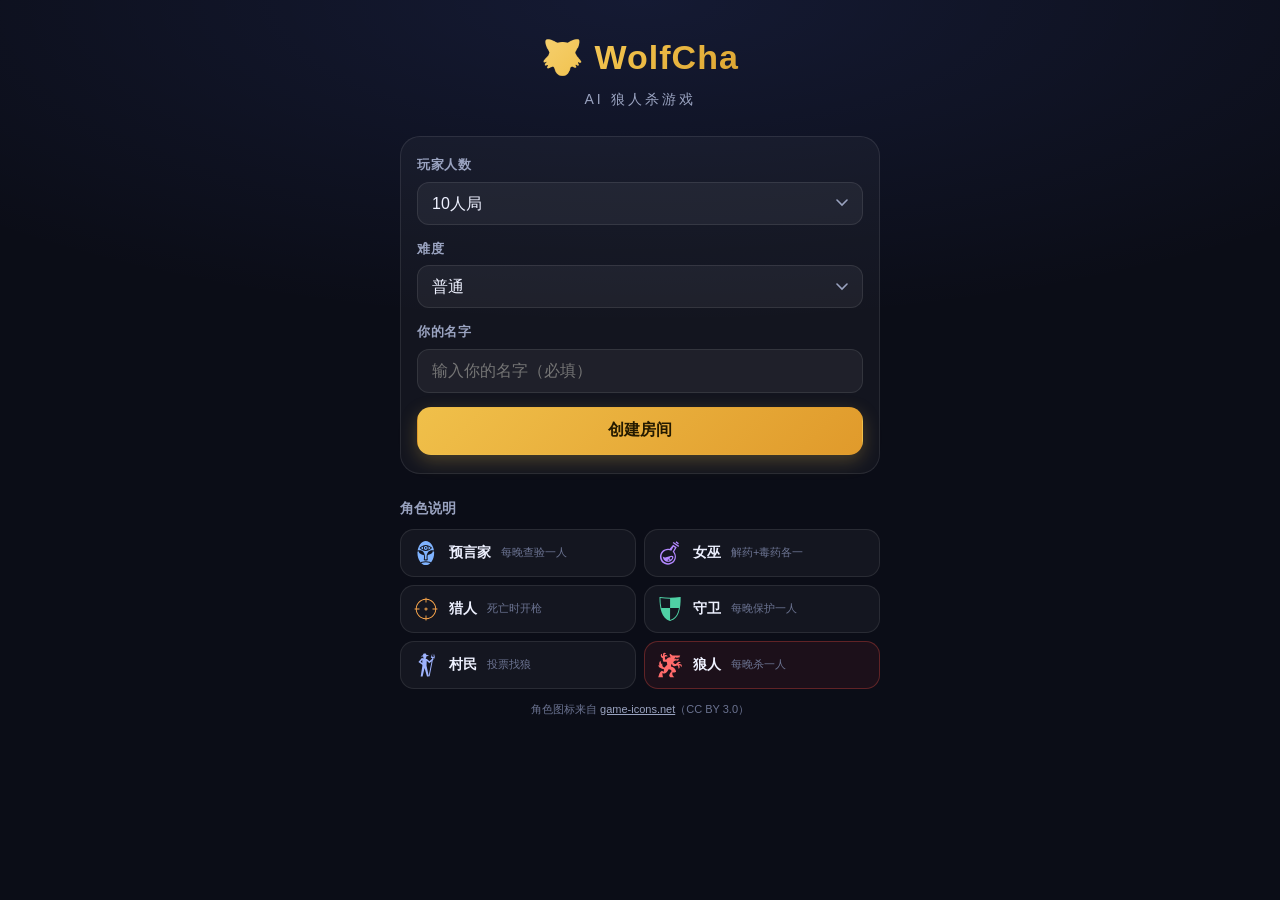
<file: static/index.html>
<!DOCTYPE html>
<html lang="zh-CN">
<head>
    <meta charset="UTF-8">
    <meta name="viewport" content="width=device-width, initial-scale=1.0, viewport-fit=cover, maximum-scale=1.0">
    <meta name="theme-color" content="#0b0d17">
    <meta name="apple-mobile-web-app-capable" content="yes">
    <meta name="apple-mobile-web-app-status-bar-style" content="black-translucent">
    <title>WolfCha 狼人杀</title>
    <link rel="stylesheet" href="/static/style.css?v=23">
</head>
<body>
    <div id="app">
        <!-- 欢迎界面 -->
        <div id="welcome-screen" class="screen active">
            <div class="welcome-content">
                <h1 class="title">🐺 WolfCha</h1>
                <h2 class="subtitle">AI 狼人杀游戏</h2>

                <div class="setup-form">
                    <div class="form-group">
                        <label>玩家人数</label>
                        <select id="player-count">
                            <option value="8">8人局</option>
                            <option value="9">9人局</option>
                            <option value="10" selected>10人局</option>
                            <option value="11">11人局</option>
                            <option value="12">12人局</option>
                        </select>
                    </div>

                    <div class="form-group">
                        <label>难度</label>
                        <select id="difficulty">
                            <option value="easy">简单</option>
                            <option value="normal" selected>普通</option>
                            <option value="hard">困难</option>
                        </select>
                    </div>

                    <div class="form-group">
                        <label>你的名字</label>
                        <input type="text" id="human-name" placeholder="输入你的名字（必填）" value="">
                    </div>

                    <button id="create-room-btn" class="btn btn-primary" style="width:100%">创建房间</button>
                </div>

                <div class="rules-hint">
                    <h3>角色说明</h3>
                    <div class="roles-grid">
                        <div class="role-item village">
                            <img class="role-icon" src="/static/role-icons/seer.svg" alt="">
                            <span class="role-name">预言家</span>
                            <span class="role-desc">每晚查验一人</span>
                        </div>
                        <div class="role-item village">
                            <img class="role-icon" src="/static/role-icons/witch.svg" alt="">
                            <span class="role-name">女巫</span>
                            <span class="role-desc">解药+毒药各一</span>
                        </div>
                        <div class="role-item village">
                            <img class="role-icon" src="/static/role-icons/hunter.svg" alt="">
                            <span class="role-name">猎人</span>
                            <span class="role-desc">死亡时开枪</span>
                        </div>
                        <div class="role-item village">
                            <img class="role-icon" src="/static/role-icons/guard.svg" alt="">
                            <span class="role-name">守卫</span>
                            <span class="role-desc">每晚保护一人</span>
                        </div>
                        <div class="role-item village">
                            <img class="role-icon" src="/static/role-icons/villager.svg" alt="">
                            <span class="role-name">村民</span>
                            <span class="role-desc">投票找狼</span>
                        </div>
                        <div class="role-item wolf">
                            <img class="role-icon" src="/static/role-icons/werewolf.svg" alt="">
                            <span class="role-name">狼人</span>
                            <span class="role-desc">每晚杀一人</span>
                        </div>
                    </div>
                    <p class="credits">角色图标来自 <a href="https://game-icons.net" target="_blank" rel="noreferrer">game-icons.net</a>（CC BY 3.0）</p>
                </div>
                </div>
            </div>

        <!-- 房间大厅界面 -->
        <div id="lobby-screen" class="screen">
            <div class="lobby-content">
                <h1 class="title" style="font-size:2.5rem">🐺 WolfCha</h1>
                <div class="lobby-info">
                    <div class="room-link-box">
                        <span class="room-link-label">房间链接（分享给朋友）</span>
                        <div class="room-link-row">
                            <input type="text" id="room-link" readonly class="room-link-input">
                            <button id="copy-link-btn" class="btn btn-secondary" style="padding:10px 16px">复制</button>
                        </div>
                    </div>
                    <div class="lobby-meta">
                        <span id="lobby-player-count" class="day-badge">10人局</span>
                        <span id="lobby-difficulty" class="phase-badge">普通</span>
                        <span id="lobby-seated-count" class="alive-badge">已入座: 0人</span>
                    </div>
                </div>

                <div class="seats-grid" id="seats-grid"></div>

                <div class="lobby-actions">
                    <div class="lobby-name-row" id="lobby-name-row">
                        <input type="text" id="lobby-name-input" placeholder="先输入你的名字，再点座位" value="" class="lobby-name-field">
                    </div>
                    <button id="start-game-btn" class="btn btn-primary" style="display:none;width:100%;margin-top:12px">开始游戏</button>
                    <div id="lobby-wait-msg" class="lobby-wait-text" style="display:none">等待房主开始游戏...</div>
                </div>
            </div>
        </div>

        <!-- 角色展示界面 -->
        <div id="role-reveal-screen" class="screen">
            <div class="role-reveal-content">
                <h2>你的身份是</h2>
                <div id="role-card" class="role-card">
                    <div class="role-icon-large" id="reveal-role-icon">👤</div>
                    <div class="role-name-large" id="reveal-role-name">村民</div>
                </div>
                <div id="teammates-info" class="teammates-info" style="display: none;">
                    <p>你的狼队友：</p>
                    <div id="teammates-list"></div>
                </div>
                <button id="continue-btn" class="btn btn-primary">确认，开始游戏</button>
            </div>
        </div>

        <!-- 游戏主界面 -->
        <div id="game-screen" class="screen">
            <div class="top-bar">
                <div class="game-info">
                    <span id="day-display" class="day-badge">第1天</span>
                    <span id="phase-display" class="phase-badge">夜晚</span>
                    <span id="alive-count" class="alive-badge">存活: 10人</span>
                </div>
                <div class="top-actions">
                    <div class="my-role" id="my-role-chip">
                        <span>我</span>
                        <span id="my-role-display">村民</span>
                    </div>
                </div>
            </div>

            <div id="wolf-bar" class="wolf-bar" style="display:none">
                🐺 狼队友：<b id="wolf-teammates"></b>
            </div>

            <div class="game-main">
                <div class="seat-area">
                    <div id="players-grid" class="players-grid"></div>
                </div>

                <div id="vote-bar" class="vote-bar" style="display:none">
                    <span class="vote-hint">🗳️ 点击头像投票</span>
                    <button id="vote-abstain-btn" class="vote-abstain">弃票</button>
                </div>

                <div class="dialog-area">
                    <button id="scroll-bottom-btn" class="scroll-bottom-btn" style="display:none">↓ 新消息</button>
                    <div id="messages" class="messages-container"></div>
                </div>
            </div>

            <div id="action-panel" class="action-panel" style="display: none;">
                <div id="action-prompt" class="action-prompt"></div>
                <div id="action-sub" class="action-sub" style="display:none"></div>
                <div id="action-options" class="action-options"></div>
                <div id="action-input-area" class="action-input-area" style="display: none;">
                    <div id="quick-phrases" class="quick-phrases"></div>
                    <textarea id="speech-input" placeholder="输入你的发言，或点上面的快捷短语…"></textarea>
                    <button id="submit-speech-btn" class="btn btn-primary">发送</button>
                </div>
            </div>
        </div>

        <!-- 查验结果弹窗 -->
        <div id="seer-modal" class="modal" style="display:none">
            <div class="modal-card">
                <div class="modal-title">查 验 结 果</div>
                <div id="seer-target" class="seer-target"></div>
                <div id="seer-result" class="seer-result"></div>
                <button id="seer-ok-btn" class="btn btn-primary">知道了</button>
            </div>
        </div>

        <!-- 玩家标记 -->
        <div id="mark-modal" class="modal" style="display:none">
            <div class="modal-card">
                <div class="modal-title">标记玩家</div>
                <div id="mark-target" class="seer-target"></div>
                <div class="mark-grid">
                    <button class="mark-btn good" data-mark="good">✅ 好人</button>
                    <button class="mark-btn wolf" data-mark="wolf">❌ 狼</button>
                    <button class="mark-btn suspect" data-mark="suspect">❓ 可疑</button>
                    <button class="mark-btn focus" data-mark="focus">⭐ 重点</button>
                </div>
                <button id="mark-clear-btn" class="btn btn-secondary">清除标记</button>
                <button id="mark-close-btn" class="btn btn-primary" style="margin-top:8px">取消</button>
            </div>
        </div>

        <!-- 游戏结束界面 -->
        <div id="game-end-screen" class="screen">
            <div class="game-end-content">
                <h2 id="winner-text">游戏结束</h2>
                <div id="final-players" class="final-players-list"></div>
                <button id="review-btn" class="btn btn-secondary" style="width:100%;margin-bottom:10px">查看复盘</button>
                <pre id="review-box" class="review-box" style="display:none"></pre>
                <button id="restart-btn" class="btn btn-primary" style="width:100%">再来一局</button>
            </div>
        </div>

        <!-- 加载遮罩 -->
        <div id="loading-overlay" class="loading-overlay" style="display: none;">
            <div class="loading-spinner"></div>
            <div class="loading-text">AI思考中...</div>
        </div>

        <!-- 日夜过渡动画 -->
        <div id="day-night-overlay" class="day-night-overlay" style="display: none;">
            <div class="transition-text" id="transition-text"></div>
        </div>
    </div>

    <script src="/static/game.js?v=23"></script>
</body>
</html>
</file>
<file: static/style.css>
/* WolfCha 狼人杀 · 移动端优先样式 */

:root {
    --bg-dark: #0b0d17;
    --bg-darker: #111527;
    --bg-card: #171c33;
    --bg-elevated: #1c2340;
    --text-primary: #eef1ff;
    --text-secondary: #9aa3c0;
    --text-dim: #6b7391;
    --accent-gold: #f0c04a;
    --accent-red: #ff5d5d;
    --accent-green: #35d07f;
    --accent-blue: #5aa9ff;
    --wolf-red: #e0483f;
    --village-blue: #3d8bfd;
    --border-color: rgba(255, 255, 255, 0.09);
    --border-strong: rgba(255, 255, 255, 0.16);
    --shadow: 0 8px 30px rgba(0, 0, 0, 0.45);
    --radius: 16px;
    --safe-top: env(safe-area-inset-top, 0px);
    --safe-bottom: env(safe-area-inset-bottom, 0px);
}

* {
    margin: 0;
    padding: 0;
    box-sizing: border-box;
    -webkit-tap-highlight-color: transparent;
}

html,
body {
    height: 100%;
}

body {
    font-family: -apple-system, BlinkMacSystemFont, 'PingFang SC', 'Microsoft YaHei', 'Segoe UI', sans-serif;
    background: var(--bg-dark);
    color: var(--text-primary);
    overflow: hidden;
    overscroll-behavior: none;
    font-size: 15px;
    line-height: 1.5;
}

#app {
    height: 100vh;
    height: 100dvh;
    display: flex;
    flex-direction: column;
    background:
        radial-gradient(120% 60% at 50% 0%, rgba(90, 120, 255, 0.12), transparent 60%),
        var(--bg-dark);
}

button,
input,
select,
textarea {
    font-family: inherit;
    font-size: 16px;
}

/* ========== 屏幕 ========== */
.screen {
    display: none;
    flex: 1;
    min-height: 0;
    width: 100%;
}

.screen.active {
    display: flex;
    flex-direction: column;
}

/* ========== 通用控件 ========== */
.btn {
    display: inline-flex;
    align-items: center;
    justify-content: center;
    gap: 6px;
    min-height: 48px;
    padding: 0 18px;
    border: 1px solid transparent;
    border-radius: 14px;
    font-size: 16px;
    font-weight: 600;
    cursor: pointer;
    transition: transform 0.12s ease, filter 0.2s ease, background 0.2s ease;
}

.btn:active {
    transform: scale(0.97);
}

.btn-primary {
    background: linear-gradient(135deg, #f0c04a, #e09a2b);
    color: #241a00;
    box-shadow: 0 6px 18px rgba(240, 192, 74, 0.25);
}

.btn-primary:disabled {
    opacity: 0.45;
    box-shadow: none;
}

.btn-secondary {
    background: rgba(255, 255, 255, 0.07);
    border-color: var(--border-strong);
    color: var(--text-primary);
}

select,
input[type="text"],
textarea {
    width: 100%;
    background: rgba(255, 255, 255, 0.05);
    border: 1px solid var(--border-color);
    border-radius: 12px;
    color: var(--text-primary);
    padding: 12px 14px;
    outline: none;
    appearance: none;
}

select:focus,
input[type="text"]:focus,
textarea:focus {
    border-color: var(--accent-gold);
    background: rgba(240, 192, 74, 0.06);
}

select {
    background-image: url("data:image/svg+xml;utf8,<svg xmlns='http://www.w3.org/2000/svg' width='12' height='8'><path d='M1 1l5 5 5-5' stroke='%239aa3c0' stroke-width='1.6' fill='none' stroke-linecap='round'/></svg>");
    background-repeat: no-repeat;
    background-position: right 14px center;
    padding-right: 38px;
}

/* ========== 欢迎页 ========== */
#welcome-screen {
    overflow-y: auto;
}

.welcome-content {
    width: 100%;
    max-width: 520px;
    margin: 0 auto;
    padding: calc(var(--safe-top) + 32px) 20px calc(var(--safe-bottom) + 32px);
}

.title {
    font-size: 34px;
    font-weight: 800;
    letter-spacing: 1px;
    text-align: center;
    background: linear-gradient(135deg, #ffe9a8, #f0c04a 45%, #c98b1a);
    -webkit-background-clip: text;
    background-clip: text;
    color: transparent;
}

.subtitle {
    text-align: center;
    font-size: 14px;
    font-weight: 500;
    color: var(--text-secondary);
    margin: 6px 0 26px;
    letter-spacing: 3px;
}

.setup-form {
    background: rgba(255, 255, 255, 0.035);
    border: 1px solid var(--border-color);
    border-radius: 20px;
    padding: 18px 16px;
    display: flex;
    flex-direction: column;
    gap: 14px;
}

.form-group {
    display: flex;
    flex-direction: column;
    gap: 7px;
}

.form-group label {
    font-size: 13px;
    color: var(--text-secondary);
    font-weight: 600;
    letter-spacing: 0.5px;
}

.rules-hint {
    margin-top: 24px;
}

.rules-hint h3 {
    font-size: 14px;
    color: var(--text-secondary);
    font-weight: 600;
    margin-bottom: 10px;
}

.roles-grid {
    display: grid;
    grid-template-columns: repeat(2, 1fr);
    gap: 8px;
}

.role-item {
    display: flex;
    align-items: center;
    gap: 10px;
    padding: 10px 12px;
    background: rgba(255, 255, 255, 0.04);
    border: 1px solid var(--border-color);
    border-radius: 14px;
}

.role-item.wolf {
    border-color: rgba(224, 72, 63, 0.35);
    background: rgba(224, 72, 63, 0.08);
}

.role-icon {
    font-size: 20px;
}

.role-name {
    font-size: 14px;
    font-weight: 700;
}

.role-desc {
    display: block;
    font-size: 11px;
    color: var(--text-dim);
}

/* ========== 大厅 ========== */
#lobby-screen {
    overflow-y: auto;
}

.lobby-content {
    width: 100%;
    max-width: 560px;
    margin: 0 auto;
    padding: calc(var(--safe-top) + 20px) 16px calc(var(--safe-bottom) + 20px);
}

.lobby-info {
    margin: 14px 0 16px;
}

.room-link-box {
    background: rgba(255, 255, 255, 0.04);
    border: 1px solid var(--border-color);
    border-radius: 16px;
    padding: 12px;
}

.room-link-label {
    display: block;
    font-size: 12px;
    color: var(--text-dim);
    margin-bottom: 8px;
}

.room-link-row {
    display: flex;
    gap: 8px;
}

.room-link-input {
    flex: 1;
    min-width: 0;
    font-size: 13px !important;
    padding: 10px 12px !important;
    color: var(--text-secondary) !important;
}

.lobby-meta {
    display: flex;
    gap: 8px;
    flex-wrap: wrap;
    margin-top: 12px;
}

.badge {
    display: inline-flex;
    align-items: center;
    gap: 4px;
    padding: 5px 11px;
    border-radius: 999px;
    font-size: 12px;
    font-weight: 600;
    border: 1px solid var(--border-color);
    background: rgba(255, 255, 255, 0.05);
    color: var(--text-secondary);
}

.day-badge {
    padding: 5px 11px;
    border-radius: 999px;
    font-size: 12px;
    font-weight: 700;
    background: rgba(240, 192, 74, 0.12);
    border: 1px solid rgba(240, 192, 74, 0.3);
    color: var(--accent-gold);
    white-space: nowrap;
}

.phase-badge {
    padding: 5px 11px;
    border-radius: 999px;
    font-size: 12px;
    font-weight: 700;
    background: rgba(90, 169, 255, 0.12);
    border: 1px solid rgba(90, 169, 255, 0.3);
    color: var(--accent-blue);
    white-space: nowrap;
}

.phase-badge.night {
    background: rgba(120, 90, 255, 0.14);
    border-color: rgba(120, 90, 255, 0.35);
    color: #a99bff;
}

.alive-badge {
    padding: 5px 11px;
    border-radius: 999px;
    font-size: 12px;
    font-weight: 700;
    background: rgba(53, 208, 127, 0.1);
    border: 1px solid rgba(53, 208, 127, 0.28);
    color: var(--accent-green);
    white-space: nowrap;
}

.seats-grid {
    display: grid;
    grid-template-columns: repeat(2, 1fr);
    gap: 10px;
    margin-bottom: 18px;
}

.seat-card {
    position: relative;
    min-height: 86px;
    padding: 12px;
    border-radius: 16px;
    border: 1.5px dashed var(--border-strong);
    background: rgba(255, 255, 255, 0.03);
    display: flex;
    flex-direction: column;
    align-items: center;
    justify-content: center;
    gap: 4px;
    cursor: pointer;
    transition: all 0.2s ease;
}

.seat-card:active {
    transform: scale(0.97);
}

.seat-card.occupied {
    border-style: solid;
    border-color: var(--border-color);
    background: rgba(255, 255, 255, 0.06);
}

.seat-card.mine {
    border-color: var(--accent-gold);
    background: rgba(240, 192, 74, 0.1);
    box-shadow: 0 0 0 1px rgba(240, 192, 74, 0.35) inset;
}

.seat-card.owner-seat::after {
    content: '房主';
    position: absolute;
    top: 8px;
    right: 8px;
    font-size: 10px;
    padding: 2px 6px;
    border-radius: 6px;
    background: rgba(240, 192, 74, 0.2);
    color: var(--accent-gold);
}

.seat-number {
    font-size: 12px;
    color: var(--text-dim);
    font-weight: 700;
}

.seat-icon {
    font-size: 22px;
}

.seat-player-name {
    font-size: 13px;
    font-weight: 600;
    max-width: 100%;
    overflow: hidden;
    text-overflow: ellipsis;
    white-space: nowrap;
}

.seat-empty-text {
    font-size: 12px;
    color: var(--text-dim);
}

.lobby-actions {
    position: sticky;
    bottom: 0;
    padding-top: 10px;
    background: linear-gradient(transparent, var(--bg-dark) 30%);
}

.lobby-name-row {
    margin-bottom: 10px;
}

.lobby-wait-text {
    text-align: center;
    color: var(--text-dim);
    font-size: 13px;
    padding: 14px;
}

/* ========== 角色揭示 ========== */
#role-reveal-screen {
    justify-content: center;
    align-items: center;
    padding: 24px;
    background: radial-gradient(circle at 50% 30%, rgba(120, 90, 255, 0.18), transparent 60%), var(--bg-dark);
}

.role-reveal-content {
    width: 100%;
    max-width: 360px;
    text-align: center;
    display: flex;
    flex-direction: column;
    align-items: center;
    gap: 18px;
}

.role-reveal-content h2 {
    font-size: 15px;
    font-weight: 500;
    color: var(--text-secondary);
    letter-spacing: 4px;
}

.role-card {
    width: 100%;
    padding: 34px 20px;
    border-radius: 26px;
    background: linear-gradient(160deg, rgba(90, 130, 255, 0.22), rgba(90, 130, 255, 0.05));
    border: 1px solid rgba(120, 160, 255, 0.3);
    box-shadow: 0 20px 60px rgba(0, 0, 0, 0.5);
}

.role-card.wolf {
    background: linear-gradient(160deg, rgba(224, 72, 63, 0.25), rgba(224, 72, 63, 0.05));
    border-color: rgba(224, 72, 63, 0.4);
}

.role-icon-large {
    font-size: 62px;
    line-height: 1;
}

.role-name-large {
    margin-top: 12px;
    font-size: 30px;
    font-weight: 800;
    letter-spacing: 2px;
}

.teammates-info {
    width: 100%;
    padding: 12px;
    border-radius: 14px;
    background: rgba(224, 72, 63, 0.1);
    border: 1px solid rgba(224, 72, 63, 0.3);
}

.teammates-info p {
    font-size: 12px;
    color: var(--text-secondary);
    margin-bottom: 8px;
}

.teammate-badge {
    display: inline-block;
    margin: 3px;
    padding: 5px 10px;
    border-radius: 999px;
    background: rgba(224, 72, 63, 0.2);
    font-size: 13px;
    font-weight: 600;
}

#continue-btn {
    width: 100%;
    margin-top: 4px;
}

/* ========== 游戏主界面 ========== */
#game-screen {
    position: relative;
    overflow: hidden;
}

.top-bar {
    display: flex;
    align-items: center;
    justify-content: space-between;
    gap: 8px;
    padding: calc(var(--safe-top) + 10px) 14px 10px;
    background: rgba(11, 13, 23, 0.9);
    backdrop-filter: blur(12px);
    border-bottom: 1px solid var(--border-color);
    z-index: 20;
}

.game-info {
    display: flex;
    align-items: center;
    gap: 6px;
    flex-wrap: wrap;
    min-width: 0;
}

.my-role {
    display: flex;
    align-items: center;
    gap: 6px;
    padding: 6px 12px;
    border-radius: 999px;
    background: rgba(255, 255, 255, 0.06);
    border: 1px solid var(--border-strong);
    font-size: 12px;
    color: var(--text-secondary);
    white-space: nowrap;
}

.top-actions {
    display: flex;
    align-items: center;
    gap: 6px;
    flex-shrink: 0;
}

.icon-btn {
    position: relative;
    width: 38px;
    height: 38px;
    display: flex;
    align-items: center;
    justify-content: center;
    font-size: 17px;
    border-radius: 12px;
    border: 1px solid var(--border-strong);
    background: rgba(255, 255, 255, 0.06);
    color: var(--text-primary);
    cursor: pointer;
}

.icon-btn:active {
    transform: scale(0.94);
}

.icon-btn .dot {
    position: absolute;
    top: 5px;
    right: 5px;
    width: 8px;
    height: 8px;
    border-radius: 50%;
    background: var(--accent-red);
    box-shadow: 0 0 0 2px var(--bg-dark);
}

.my-role #my-role-display {
    font-weight: 800;
    color: var(--text-primary);
    font-size: 13px;
}

.my-role[data-role="Werewolf"] {
    background: rgba(224, 72, 63, 0.16);
    border-color: rgba(224, 72, 63, 0.45);
}

.my-role[data-role="Werewolf"] #my-role-display {
    color: #ff8a80;
}

.wolf-bar {
    display: flex;
    align-items: center;
    gap: 8px;
    margin: 8px 12px 0;
    padding: 9px 12px;
    border-radius: 12px;
    background: rgba(224, 72, 63, 0.12);
    border: 1px solid rgba(224, 72, 63, 0.3);
    font-size: 12px;
    color: #ffb4ae;
}

.wolf-bar b {
    color: #ff8a80;
}

.seat-area {
    flex: 1;
    min-height: 0;
    overflow-y: auto;
    padding: 10px 12px 12px;
    -webkit-overflow-scrolling: touch;
}

.players-grid {
    display: grid;
    grid-template-columns: repeat(3, minmax(0, 1fr));
    gap: 8px;
    align-content: start;
}

.player-card {
    position: relative;
    display: flex;
    flex-direction: column;
    align-items: center;
    gap: 4px;
    padding: 12px 6px 10px;
    border-radius: 14px;
    background: rgba(255, 255, 255, 0.045);
    border: 1px solid var(--border-color);
    transition: all 0.2s ease;
    overflow: hidden;
}

.player-card .player-avatar {
    width: 38px;
    height: 38px;
    border-radius: 50%;
    display: flex;
    align-items: center;
    justify-content: center;
    font-size: 19px;
    background: rgba(255, 255, 255, 0.07);
    border: 1px solid var(--border-color);
}

.player-card .player-name {
    font-size: 12px;
    font-weight: 600;
    max-width: 100%;
    overflow: hidden;
    text-overflow: ellipsis;
    white-space: nowrap;
}

.player-card .player-seat {
    font-size: 10px;
    color: var(--text-dim);
}

.player-status {
    font-size: 10px;
    padding: 1px 7px;
    border-radius: 999px;
    background: rgba(53, 208, 127, 0.12);
    color: var(--accent-green);
    border: 1px solid rgba(53, 208, 127, 0.25);
}

.player-status.dead {
    background: rgba(255, 255, 255, 0.05);
    color: var(--text-dim);
    border-color: var(--border-color);
}

.player-card.is-human {
    border-color: rgba(240, 192, 74, 0.5);
    background: rgba(240, 192, 74, 0.08);
    box-shadow: 0 0 0 1px rgba(240, 192, 74, 0.25) inset;
}

.player-card.is-human .player-seat::after {
    content: ' · 你';
    color: var(--accent-gold);
}

.player-card.speaking {
    border-color: var(--accent-green);
    box-shadow: 0 0 0 2px rgba(53, 208, 127, 0.35), 0 0 24px rgba(53, 208, 127, 0.25);
    animation: speakPulse 1.6s ease-in-out infinite;
}

.player-card.dead {
    opacity: 0.42;
    filter: grayscale(1);
}

.player-card.dead::after {
    content: '';
    position: absolute;
    inset: 0;
    background: linear-gradient(135deg, transparent 46%, rgba(255, 255, 255, 0.18) 47%, rgba(255, 255, 255, 0.18) 53%, transparent 54%);
    pointer-events: none;
}

@keyframes speakPulse {
    0%, 100% { box-shadow: 0 0 0 2px rgba(53, 208, 127, 0.3); }
    50% { box-shadow: 0 0 0 3px rgba(53, 208, 127, 0.55), 0 0 26px rgba(53, 208, 127, 0.35); }
}

/* 兼容旧的两栏结构 */
.game-main {
    flex: 1;
    min-height: 0;
    display: flex;
    flex-direction: column;
}

.players-left,
.players-right {
    display: contents;
}

.players-list {
    display: grid;
    grid-template-columns: repeat(3, minmax(0, 1fr));
    gap: 8px;
}

/* ========== 聊天区 ========== */
.dialog-area {
    flex: 0 0 36dvh;
    min-height: 150px;
    position: relative;
    display: flex;
    flex-direction: column;
    background: rgba(17, 21, 39, 0.96);
    border-top: 1px solid var(--border-color);
    border-radius: 20px 20px 0 0;
    box-shadow: 0 -12px 40px rgba(0, 0, 0, 0.45);
    padding-bottom: var(--safe-bottom);
}

.messages-container {
    flex: 1;
    min-height: 0;
    overflow-y: auto;
    padding: 12px 14px;
    display: flex;
    flex-direction: column;
    gap: 8px;
    -webkit-overflow-scrolling: touch;
}

.message {
    max-width: 100%;
    font-size: 13px;
    line-height: 1.55;
    animation: msgIn 0.2s ease;
}

@keyframes msgIn {
    from { opacity: 0; transform: translateY(4px); }
    to { opacity: 1; transform: none; }
}

.message.system {
    align-self: center;
    text-align: center;
    color: var(--text-dim);
    font-size: 12px;
    padding: 3px 10px;
    border-radius: 10px;
    background: rgba(255, 255, 255, 0.04);
    max-width: 92%;
}

.message.system.important,
.message.system.death {
    color: #ffd98a;
    background: rgba(240, 192, 74, 0.09);
    border: 1px solid rgba(240, 192, 74, 0.18);
}

/* ========== 牌局进程标题（取代一行行系统提示） ========== */
.message.banner {
    align-self: stretch;
    margin: 12px 0 8px;
    padding: 0;
    background: none;
    border: none;
    text-align: center;
    animation: bannerIn 0.5s ease;
}

.message.banner .banner-rule {
    height: 1px;
    background: linear-gradient(90deg, transparent, rgba(224, 178, 98, 0.5), transparent);
}

.message.banner .banner-title {
    margin: 9px 0 4px;
    font-family: "Songti SC", "Noto Serif SC", "Source Han Serif SC", "SimSun", serif;
    font-size: 17px;
    font-weight: 600;
    letter-spacing: 0.46em;
    text-indent: 0.46em;
    color: #e9d5a4;
    text-shadow: 0 0 18px rgba(224, 178, 98, 0.22);
}

.message.banner .banner-sub {
    margin-bottom: 10px;
    font-size: 11px;
    letter-spacing: 0.14em;
    color: rgba(190, 178, 158, 0.72);
}

@keyframes bannerIn {
    from { opacity: 0; transform: translateY(-5px); }
    to { opacity: 1; transform: none; }
}

.message.speech {
    align-self: flex-start;
    padding: 9px 12px;
    border-radius: 4px 14px 14px 14px;
    background: rgba(255, 255, 255, 0.06);
    border: 1px solid var(--border-color);
}

.message.speech.wolf {
    background: rgba(224, 72, 63, 0.13);
    border-color: rgba(224, 72, 63, 0.28);
}

.message.speech.last-words {
    border-left: 3px solid var(--accent-gold);
}

.message-header {
    display: flex;
    align-items: center;
    gap: 6px;
    margin-bottom: 4px;
}

.message-avatar {
    font-size: 13px;
}

.message-sender {
    font-size: 11px;
    font-weight: 700;
    color: var(--accent-blue);
}

.message-text {
    color: var(--text-primary);
    word-break: break-word;
}

/* ========== 操作面板（底部抽屉） ========== */
.action-panel {
    position: fixed;
    left: 0;
    right: 0;
    bottom: 0;
    z-index: 60;
    padding: 6px 14px calc(14px + var(--safe-bottom));
    background: rgba(23, 28, 51, 0.98);
    border-top: 1px solid var(--border-strong);
    border-radius: 22px 22px 0 0;
    box-shadow: 0 -16px 50px rgba(0, 0, 0, 0.65);
    max-height: 76dvh;
    overflow-y: auto;
    animation: sheetUp 0.24s cubic-bezier(0.2, 0.9, 0.3, 1);
}

.action-panel::before {
    content: '';
    display: block;
    width: 38px;
    height: 4px;
    margin: 2px auto 10px;
    border-radius: 999px;
    background: rgba(255, 255, 255, 0.18);
}

@keyframes sheetUp {
    from { transform: translateY(30px); opacity: 0.6; }
    to { transform: none; opacity: 1; }
}

body.sheet-open .dialog-area {
    padding-bottom: 0;
}

body.sheet-open .messages-container {
    padding-bottom: 8px;
}

.action-prompt {
    font-size: 14px;
    font-weight: 700;
    text-align: center;
    color: var(--text-primary);
    margin-bottom: 12px;
}

.action-prompt .countdown {
    color: var(--accent-red);
    font-weight: 800;
    font-variant-numeric: tabular-nums;
}

.action-sub {
    margin: -6px 0 10px;
    text-align: center;
    font-size: 13px;
    font-weight: 600;
    color: #ffb4ae;
}

.action-options {
    display: grid;
    grid-template-columns: repeat(2, 1fr);
    gap: 8px;
}

.action-btn {
    min-height: 48px;
    padding: 8px 10px;
    border-radius: 14px;
    border: 1px solid var(--border-strong);
    background: rgba(255, 255, 255, 0.06);
    color: var(--text-primary);
    font-size: 14px;
    font-weight: 600;
    cursor: pointer;
    transition: transform 0.1s ease, background 0.2s ease, border-color 0.2s ease;
}

.action-btn:active {
    transform: scale(0.97);
}

.action-btn:hover {
    border-color: var(--accent-gold);
    background: rgba(240, 192, 74, 0.1);
}

.action-btn.selected {
    border-color: var(--accent-green);
    background: rgba(53, 208, 127, 0.18);
}

.action-btn.danger {
    border-color: rgba(224, 72, 63, 0.45);
    color: #ffb4ae;
}

.action-btn.danger:hover {
    background: rgba(224, 72, 63, 0.16);
}

.action-input-area {
    margin-top: 4px;
}

.quick-phrases {
    display: flex;
    flex-wrap: wrap;
    gap: 6px;
    margin-bottom: 10px;
}

.qp-btn {
    min-height: 34px;
    padding: 4px 12px;
    font-size: 12.5px;
    border-radius: 999px;
    border: 1px solid var(--border-strong);
    background: rgba(255, 255, 255, 0.05);
    color: var(--text-secondary);
    cursor: pointer;
    white-space: nowrap;
}

.qp-btn:active {
    background: rgba(240, 192, 74, 0.16);
    color: var(--accent-gold);
}

.qp-btn.qp-seat {
    min-width: 48px;
    font-weight: 700;
    color: var(--text-primary);
}

.qp-label {
    font-size: 12px;
    color: var(--text-dim);
    align-self: center;
}

#speech-input {
    min-height: 74px;
    max-height: 30dvh;
    resize: none;
    margin-bottom: 10px;
    font-size: 15px;
}

#submit-speech-btn {
    width: 100%;
}

/* ========== 查验结果弹窗 ========== */
.modal {
    position: fixed;
    inset: 0;
    z-index: 90;
    display: flex;
    align-items: center;
    justify-content: center;
    padding: 24px;
    background: rgba(5, 7, 14, 0.72);
    backdrop-filter: blur(6px);
    animation: fadeIn 0.2s ease;
}

.modal-card {
    width: 100%;
    max-width: 320px;
    padding: 24px 20px 18px;
    border-radius: 22px;
    background: linear-gradient(165deg, #1d2547, #131a31);
    border: 1px solid var(--border-strong);
    box-shadow: 0 24px 70px rgba(0, 0, 0, 0.7);
    text-align: center;
    animation: popIn 0.25s cubic-bezier(0.2, 1.2, 0.4, 1);
}

.modal-title {
    font-size: 13px;
    color: var(--text-secondary);
    letter-spacing: 3px;
    margin-bottom: 14px;
}

.seer-target {
    font-size: 17px;
    font-weight: 700;
    margin-bottom: 6px;
}

.seer-result {
    font-size: 34px;
    font-weight: 900;
    letter-spacing: 4px;
    margin: 6px 0 16px;
}

.seer-result.wolf {
    color: #ff7b72;
    text-shadow: 0 0 24px rgba(255, 90, 80, 0.45);
}

.seer-result.good {
    color: #5ee6a0;
    text-shadow: 0 0 24px rgba(53, 208, 127, 0.4);
}

.modal-card .btn {
    width: 100%;
}

/* 私人笔记 */
.notebook-card {
    max-width: 380px;
    max-height: 76dvh;
    display: flex;
    flex-direction: column;
    text-align: left;
}

.notebook-card .modal-title {
    text-align: center;
}

.notebook-list {
    flex: 1;
    min-height: 80px;
    max-height: 52dvh;
    overflow-y: auto;
    margin-bottom: 14px;
    display: flex;
    flex-direction: column;
    gap: 12px;
}

.note-item {
    padding: 12px;
    border-radius: 14px;
    background: rgba(255, 255, 255, 0.045);
    border: 1px solid var(--border-color);
}

.note-day {
    font-size: 11px;
    font-weight: 700;
    letter-spacing: 1px;
    color: var(--accent-gold);
    margin-bottom: 6px;
}

.note-content {
    font-size: 13px;
    line-height: 1.75;
    color: var(--text-primary);
    white-space: pre-wrap;
    word-break: break-word;
}

.note-empty {
    text-align: center;
    color: var(--text-dim);
    font-size: 13px;
    padding: 30px 0;
}

@keyframes fadeIn {
    from { opacity: 0; }
    to { opacity: 1; }
}

@keyframes popIn {
    from { opacity: 0; transform: scale(0.92) translateY(8px); }
    to { opacity: 1; transform: none; }
}

/* ========== 结算 ========== */
#game-end-screen {
    overflow-y: auto;
    background: radial-gradient(circle at 50% 0%, rgba(120, 90, 255, 0.16), transparent 55%), var(--bg-dark);
}

.game-end-content {
    width: 100%;
    max-width: 560px;
    margin: 0 auto;
    padding: calc(var(--safe-top) + 36px) 16px calc(var(--safe-bottom) + 28px);
}

#winner-text {
    text-align: center;
    font-size: 28px;
    font-weight: 900;
    letter-spacing: 2px;
    margin-bottom: 24px;
}

#winner-text.village {
    color: #6fe3a8;
}

#winner-text.wolf {
    color: #ff8a80;
}

.final-players-list {
    display: grid;
    grid-template-columns: repeat(2, 1fr);
    gap: 8px;
    margin-bottom: 20px;
}

.final-player-card {
    padding: 12px;
    border-radius: 14px;
    background: rgba(255, 255, 255, 0.045);
    border: 1px solid var(--border-color);
}

.final-player-card.wolf {
    border-color: rgba(224, 72, 63, 0.3);
    background: rgba(224, 72, 63, 0.08);
}

.final-player-card .player-name {
    font-size: 13px;
    font-weight: 700;
}

.final-player-card .player-role {
    font-size: 12px;
    color: var(--accent-blue);
    margin-top: 2px;
}

.final-player-card .player-role.wolf {
    color: #ff8a80;
}

.final-player-card .player-status {
    display: inline-block;
    margin-top: 6px;
}

.final-player-card .player-status.dead {
    color: var(--text-dim);
    background: rgba(255, 255, 255, 0.05);
}

/* ========== 覆盖层 ========== */
.loading-overlay,
.day-night-overlay {
    position: fixed;
    inset: 0;
    z-index: 80;
    display: flex;
    flex-direction: column;
    align-items: center;
    justify-content: center;
    gap: 14px;
    background: rgba(6, 8, 16, 0.82);
    backdrop-filter: blur(4px);
}

.loading-spinner {
    width: 34px;
    height: 34px;
    border-radius: 50%;
    border: 3px solid rgba(255, 255, 255, 0.12);
    border-top-color: var(--accent-gold);
    animation: spin 0.9s linear infinite;
}

@keyframes spin {
    to { transform: rotate(360deg); }
}

.loading-text {
    font-size: 13px;
    color: var(--text-secondary);
    letter-spacing: 1px;
}

.day-night-overlay {
    z-index: 95;
    background: rgba(4, 6, 12, 0.94);
}

.transition-text {
    font-size: 26px;
    font-weight: 800;
    letter-spacing: 8px;
    animation: fadeIn 0.4s ease;
}

.player-mark {
    position: absolute;
    top: 6px;
    left: 6px;
    font-size: 12px;
    line-height: 1;
    padding: 3px 5px;
    border-radius: 8px;
    background: rgba(0, 0, 0, 0.4);
    border: 1px solid var(--border-color);
    z-index: 2;
}

.player-mark.mark-wolf {
    border-color: rgba(224, 72, 63, 0.6);
}

.player-mark.mark-good {
    border-color: rgba(53, 208, 127, 0.6);
}

.player-mark.mark-suspect {
    border-color: rgba(240, 192, 74, 0.6);
}

/* 预言家查验结果：钉在头像角上的金水 / 查杀 */
.player-seer-badge {
    position: absolute;
    top: 4px;
    right: 4px;
    padding: 3px 5px;
    border-radius: 7px;
    font-size: 10px;
    font-weight: 700;
    line-height: 1;
    letter-spacing: 0.02em;
    z-index: 2;
}

.player-seer-badge.good {
    color: #35d07f;
    background: rgba(53, 208, 127, 0.14);
    border: 1px solid rgba(53, 208, 127, 0.5);
}

.player-seer-badge.wolf {
    color: #ff6b5f;
    background: rgba(224, 72, 63, 0.16);
    border: 1px solid rgba(224, 72, 63, 0.55);
}

/* 标记选择 */
.mark-grid {
    display: grid;
    grid-template-columns: 1fr 1fr;
    gap: 8px;
    margin: 14px 0 12px;
}

.mark-btn {
    min-height: 50px;
    border-radius: 14px;
    border: 1px solid var(--border-strong);
    background: rgba(255, 255, 255, 0.05);
    color: var(--text-primary);
    font-size: 15px;
    font-weight: 600;
    cursor: pointer;
}

.mark-btn:active {
    transform: scale(0.97);
}

.mark-btn.selected {
    border-color: var(--accent-gold);
    background: rgba(240, 192, 74, 0.16);
    box-shadow: 0 0 0 1px rgba(240, 192, 74, 0.4) inset;
}

.mark-btn.good {
    color: #6fe3a8;
}

.mark-btn.wolf {
    color: #ff8a80;
}

.mark-btn.suspect {
    color: #f0c04a;
}

.mark-btn.focus {
    color: #a99bff;
}

/* 投票模式 */
.vote-bar {
    display: flex;
    align-items: center;
    justify-content: space-between;
    gap: 10px;
    padding: 8px 14px;
    background: rgba(240, 192, 74, 0.12);
    border-top: 1px solid rgba(240, 192, 74, 0.3);
    border-bottom: 1px solid rgba(240, 192, 74, 0.2);
}

.vote-hint {
    font-size: 13px;
    font-weight: 700;
    color: var(--accent-gold);
}

.vote-abstain {
    min-height: 34px;
    padding: 0 16px;
    border-radius: 999px;
    border: 1px solid var(--border-strong);
    background: rgba(255, 255, 255, 0.06);
    color: var(--text-primary);
    font-size: 13px;
    font-weight: 600;
    cursor: pointer;
}

.vote-abstain:active {
    transform: scale(0.96);
}

.player-card.votable {
    border-color: rgba(240, 192, 74, 0.55);
    cursor: pointer;
    animation: votePulse 1.8s ease-in-out infinite;
}

.player-card.votable::before {
    content: '投票';
    position: absolute;
    top: 6px;
    right: 6px;
    font-size: 9px;
    line-height: 1;
    padding: 3px 5px;
    border-radius: 6px;
    background: rgba(240, 192, 74, 0.25);
    color: var(--accent-gold);
    z-index: 2;
}

.player-card.votable.is-human::before {
    content: '投票给自己?';
}

@keyframes votePulse {
    0%, 100% { box-shadow: 0 0 0 1px rgba(240, 192, 74, 0.2) inset; }
    50% { box-shadow: 0 0 0 2px rgba(240, 192, 74, 0.5) inset; }
}

/* 新消息提示 */
.scroll-bottom-btn {
    position: absolute;
    top: 8px;
    right: 12px;
    z-index: 5;
    padding: 5px 12px;
    border-radius: 999px;
    border: 1px solid rgba(240, 192, 74, 0.45);
    background: rgba(240, 192, 74, 0.18);
    color: var(--accent-gold);
    font-size: 12px;
    font-weight: 700;
    cursor: pointer;
    box-shadow: 0 4px 14px rgba(0, 0, 0, 0.35);
}

/* 发言/遗言：内嵌输入条，不遮挡评论区 */
.action-panel.inline-sheet {
    position: static;
    left: auto;
    right: auto;
    bottom: auto;
    transform: none;
    max-height: none;
    border-radius: 18px 18px 0 0;
    box-shadow: none;
    padding: 10px 14px calc(10px + var(--safe-bottom));
    animation: none;
    overflow: visible;
}

.action-panel.inline-sheet::before {
    display: none;
}

.action-panel.inline-sheet .action-prompt {
    margin-bottom: 8px;
}

.action-panel.inline-sheet .quick-phrases {
    flex-wrap: nowrap;
    overflow-x: auto;
    padding-bottom: 4px;
    -webkit-overflow-scrolling: touch;
}

.action-panel.inline-sheet .qp-btn {
    flex: 0 0 auto;
}

.action-panel.inline-sheet #speech-input {
    min-height: 56px;
    max-height: 22dvh;
    margin-bottom: 8px;
}

/* ========== 视觉细节 ========== */
.avatar-svg {
    display: block;
    border-radius: 50%;
}

.player-avatar {
    overflow: hidden;
}

.role-icon-large {
    display: flex;
    align-items: center;
    justify-content: center;
    filter: drop-shadow(0 10px 24px rgba(120, 150, 255, 0.35));
}

.message-avatar .avatar-svg {
    border-radius: 50%;
}

#game-screen {
    background-image:
        radial-gradient(1.2px 1.2px at 12% 18%, rgba(255, 255, 255, 0.22), transparent),
        radial-gradient(1px 1px at 68% 12%, rgba(255, 255, 255, 0.18), transparent),
        radial-gradient(1.4px 1.4px at 84% 42%, rgba(255, 255, 255, 0.14), transparent),
        radial-gradient(1px 1px at 32% 66%, rgba(255, 255, 255, 0.12), transparent);
}

.role-card {
    animation: roleGlow 3.6s ease-in-out infinite;
}

@keyframes roleGlow {
    0%, 100% { box-shadow: 0 20px 60px rgba(0, 0, 0, 0.5), 0 0 0 rgba(120, 160, 255, 0); }
    50% { box-shadow: 0 20px 70px rgba(0, 0, 0, 0.55), 0 0 46px rgba(120, 160, 255, 0.22); }
}

.player-card.is-human {
    background: linear-gradient(160deg, rgba(240, 192, 74, 0.16), rgba(240, 192, 74, 0.04));
}

.role-icon {
    width: 26px;
    height: 26px;
    object-fit: contain;
    flex: 0 0 26px;
}

.credits {
    margin-top: 12px;
    font-size: 11px;
    color: var(--text-dim);
    text-align: center;
}

.credits a {
    color: var(--text-secondary);
}

.review-box {
    display: none;
    margin: 0 0 14px;
    padding: 12px;
    max-height: 34dvh;
    overflow-y: auto;
    border-radius: 12px;
    background: rgba(255, 255, 255, 0.04);
    border: 1px solid var(--border-color);
    color: var(--text-secondary);
    font-size: 12.5px;
    line-height: 1.9;
    white-space: pre-wrap;
    text-align: left;
}

/* ========== 宽屏适配 ========== */
@media (min-width: 720px) {
    body {
        font-size: 16px;
    }

    .players-grid {
        grid-template-columns: repeat(4, minmax(0, 1fr));
    }

    .seats-grid {
        grid-template-columns: repeat(4, 1fr);
    }

    .dialog-area {
        flex-basis: 30dvh;
    }

    .action-panel {
        left: 50%;
        right: auto;
        width: 520px;
        transform: translateX(-50%);
        border-radius: 22px 22px 0 0;
    }
}

/* 横屏手机：压缩聊天区 */
@media (max-height: 560px) and (orientation: landscape) {
    .dialog-area {
        flex-basis: 42dvh;
    }

    .players-grid {
        grid-template-columns: repeat(4, minmax(0, 1fr));
    }
}
</file>
